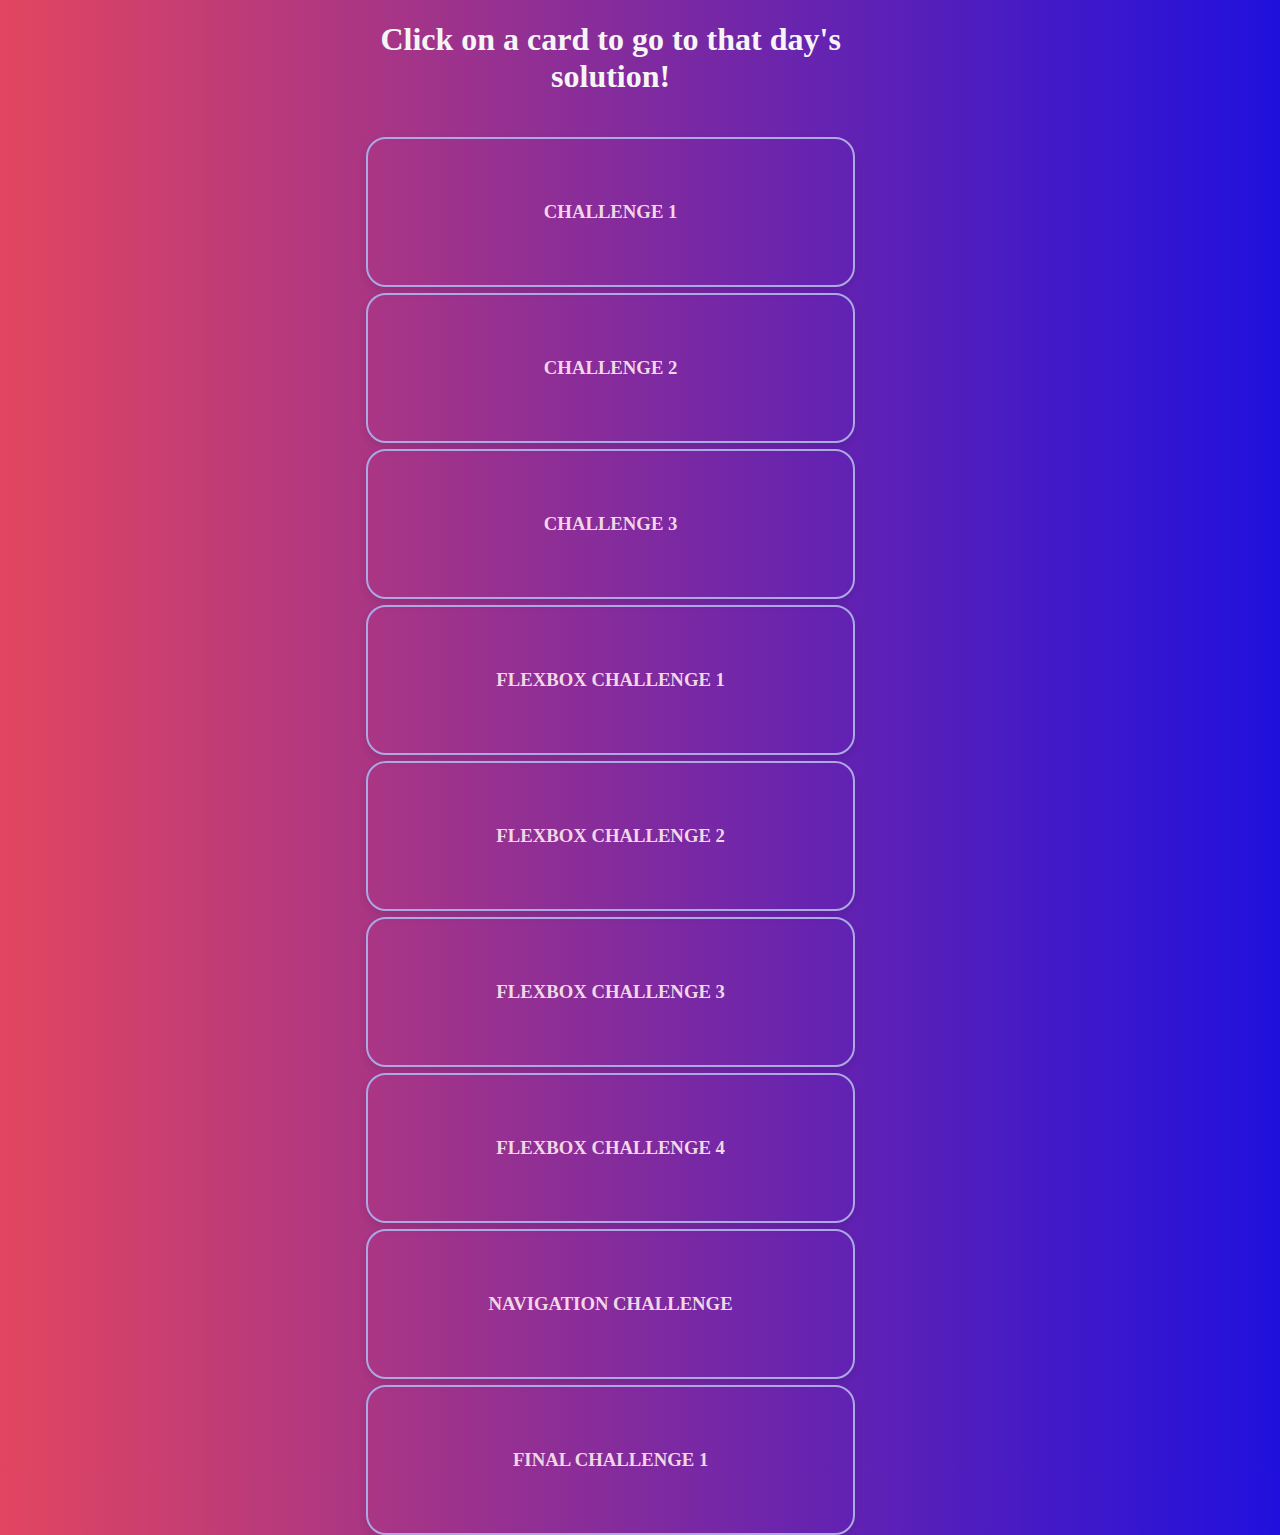
<file: index.html>
<!DOCTYPE html>
<html lang="en">
  <head>
    <meta charset="UTF-8" />
    <meta name="viewport" content="width=device-width, initial-scale=1.0" />
    <title>Conquering Responsive Layouts</title>
    <link rel="stylesheet" href="style.css" />
    <link rel="shortcut icon" href="favicon.png" type="image/x-icon" />
  </head>
  <body>
    <section>
      <div class="container">
        <h1 class="header">Click on a card to go to that day's solution!</h1>
        <div class="content">
          <div>
            <a href="./challenge 1/index.html" class="card"
              ><h3>CHALLENGE 1</h3>
            </a>
          </div>
          <div>
            <a href="./challenge 2/index.html" class="card"
              ><h3>CHALLENGE 2</h3>
            </a>
          </div>
          <div>
            <a href="./challenge 3/index.html" class="card"
              ><h3>CHALLENGE 3</h3>
            </a>
          </div>
          <div>
            <a href="flexbox challenge 1/index.html" class="card"
              ><h3>FLEXBOX CHALLENGE 1</h3>
            </a>
          </div>
          <div>
            <a href="flexbox challenge 2/index.html" class="card"
              ><h3>FLEXBOX CHALLENGE 2</h3>
            </a>
          </div>
          <div>
            <a href="flexbox challenge 3/index.html" class="card"
              ><h3>FLEXBOX CHALLENGE 3</h3>
            </a>
          </div>
          <div>
            <a href="flexbox challenge 4/index.html" class="card"
              ><h3>FLEXBOX CHALLENGE 4</h3>
            </a>
          </div>
          <div>
            <a href="navigation challenge/index.html" class="card"
              ><h3>NAVIGATION CHALLENGE</h3>
            </a>
          </div>
          <div>
            <a href="#" class="card"><h3>FINAL CHALLENGE 1</h3> </a>
          </div>
        </div>
      </div>
    </section>
  </body>
</html>
</file>
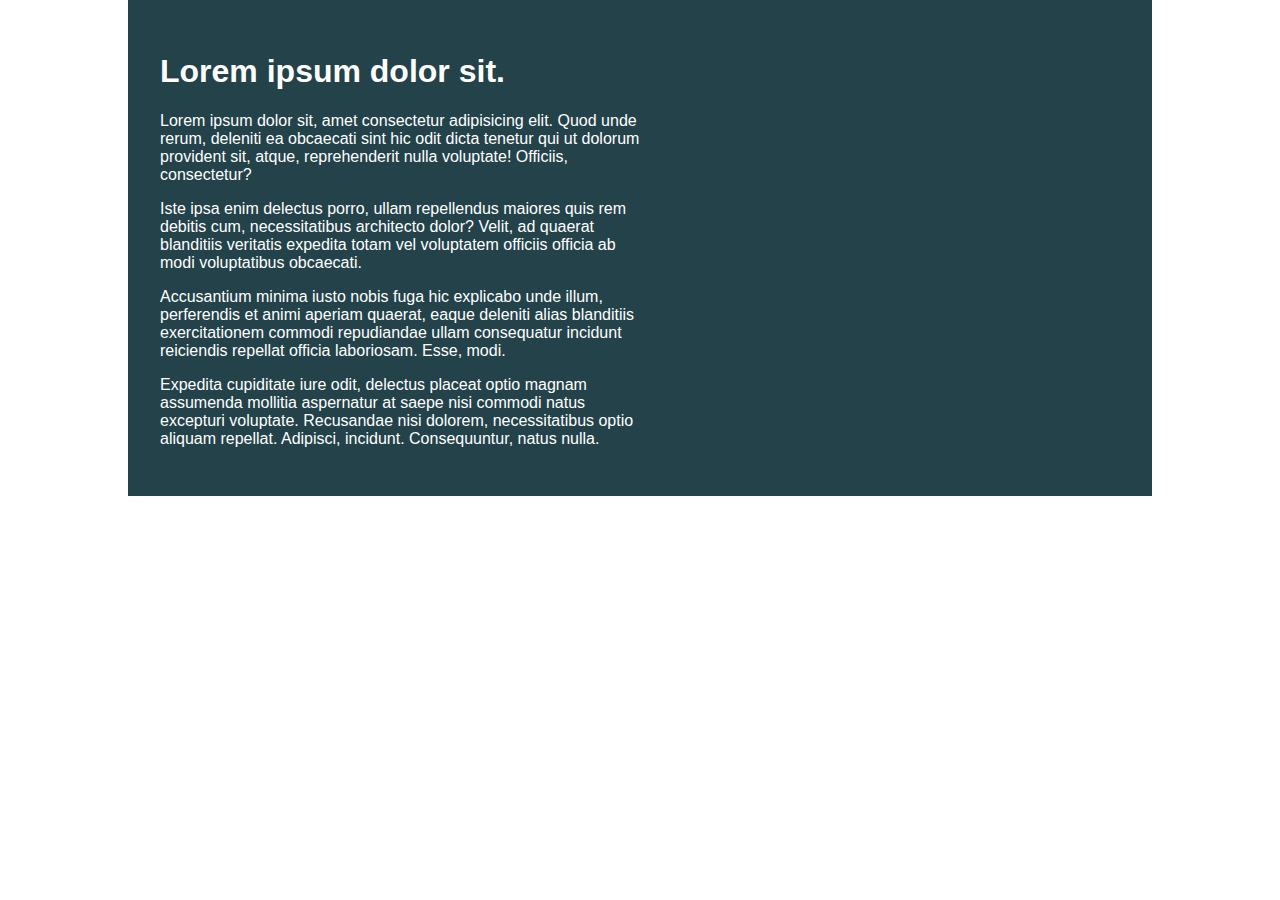
<file: challenge 1/index.html>
<!DOCTYPE html>
<html lang="en">
  <head>
    <meta charset="UTF-8" />
    <meta name="viewport" content="width=device-width, initial-scale=1.0" />
    <link rel="stylesheet" href="style.css" />
    <title>Challenge 1</title>
  </head>
  <body>
    <div class="container">
      <div class="intro-content">
        <h1>Lorem ipsum dolor sit.</h1>
        <p>
          Lorem ipsum dolor sit, amet consectetur adipisicing elit. Quod unde
          rerum, deleniti ea obcaecati sint hic odit dicta tenetur qui ut
          dolorum provident sit, atque, reprehenderit nulla voluptate! Officiis,
          consectetur?
        </p>
        <p>
          Iste ipsa enim delectus porro, ullam repellendus maiores quis rem
          debitis cum, necessitatibus architecto dolor? Velit, ad quaerat
          blanditiis veritatis expedita totam vel voluptatem officiis officia ab
          modi voluptatibus obcaecati.
        </p>
        <p>
          Accusantium minima iusto nobis fuga hic explicabo unde illum,
          perferendis et animi aperiam quaerat, eaque deleniti alias blanditiis
          exercitationem commodi repudiandae ullam consequatur incidunt
          reiciendis repellat officia laboriosam. Esse, modi.
        </p>
        <p>
          Expedita cupiditate iure odit, delectus placeat optio magnam assumenda
          mollitia aspernatur at saepe nisi commodi natus excepturi voluptate.
          Recusandae nisi dolorem, necessitatibus optio aliquam repellat.
          Adipisci, incidunt. Consequuntur, natus nulla.
        </p>
      </div>
    </div>
  </body>
</html>
</file>
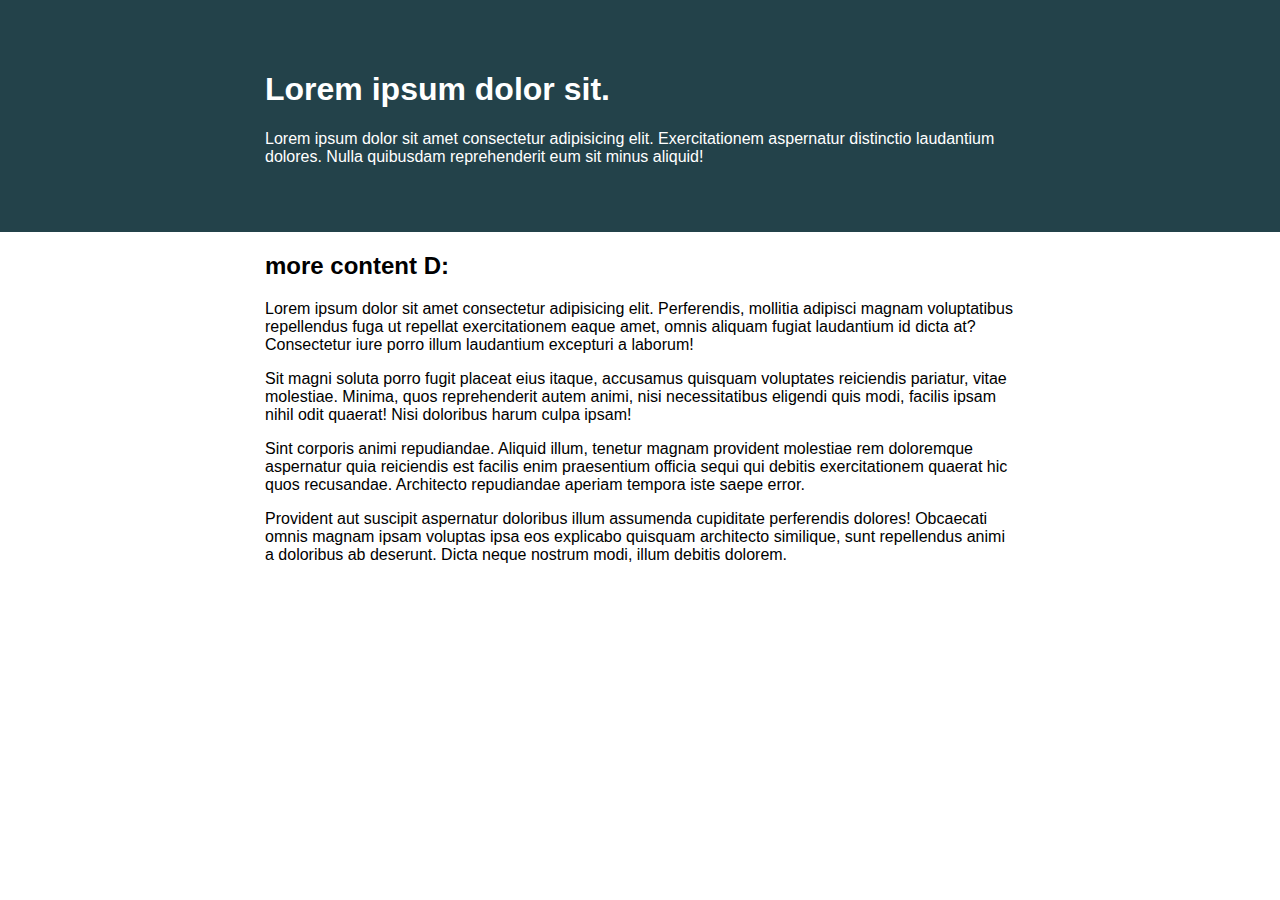
<file: challenge 2/index.html>
<!DOCTYPE html>
<html lang="en">
  <head>
    <meta charset="UTF-8" />
    <meta name="viewport" content="width=device-width, initial-scale=1.0" />
    <title>Day 02</title>

    <link rel="stylesheet" href="style.css" />
  </head>
  <body>
    <div class="content">
      <div class="intro-content">
        <h1>Lorem ipsum dolor sit.</h1>
        <p>
          Lorem ipsum dolor sit amet consectetur adipisicing elit.
          Exercitationem aspernatur distinctio laudantium dolores. Nulla
          quibusdam reprehenderit eum sit minus aliquid!
        </p>
      </div>
    </div>

    <div class="bottom-container">
      <div class="bottom-content">
        <h2>more content D:</h2>
        <p>
          Lorem ipsum dolor sit amet consectetur adipisicing elit. Perferendis,
          mollitia adipisci magnam voluptatibus repellendus fuga ut repellat
          exercitationem eaque amet, omnis aliquam fugiat laudantium id dicta
          at? Consectetur iure porro illum laudantium excepturi a laborum!
        </p>
        <p>
          Sit magni soluta porro fugit placeat eius itaque, accusamus quisquam
          voluptates reiciendis pariatur, vitae molestiae. Minima, quos
          reprehenderit autem animi, nisi necessitatibus eligendi quis modi,
          facilis ipsam nihil odit quaerat! Nisi doloribus harum culpa ipsam!
        </p>
        <p>
          Sint corporis animi repudiandae. Aliquid illum, tenetur magnam
          provident molestiae rem doloremque aspernatur quia reiciendis est
          facilis enim praesentium officia sequi qui debitis exercitationem
          quaerat hic quos recusandae. Architecto repudiandae aperiam tempora
          iste saepe error.
        </p>
        <p>
          Provident aut suscipit aspernatur doloribus illum assumenda cupiditate
          perferendis dolores! Obcaecati omnis magnam ipsam voluptas ipsa eos
          explicabo quisquam architecto similique, sunt repellendus animi a
          doloribus ab deserunt. Dicta neque nostrum modi, illum debitis
          dolorem.
        </p>
      </div>
    </div>
  </body>
</html>
</file>
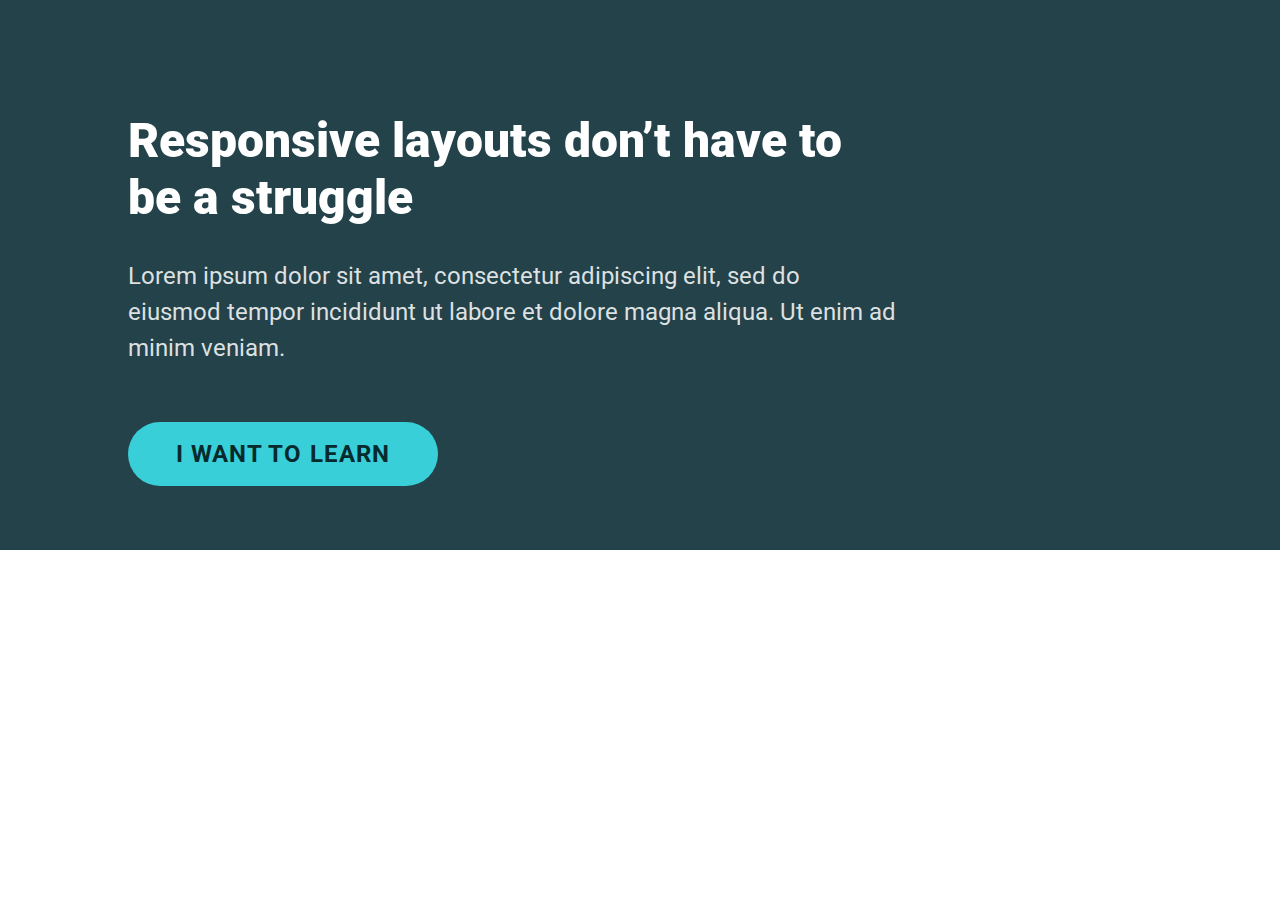
<file: challenge 3/index.html>
<!DOCTYPE html>
<html lang="en">
  <head>
    <meta charset="UTF-8" />
    <meta name="viewport" content="width=device-width, initial-scale=1.0" />
    <link rel="stylesheet" href="style.css" />
    <title>Challenge 3</title>
  </head>
  <body>
    <div class="container">
      <div class="container__main">
        <div class="container__text">
          <h1>Responsive layouts don’t have to be a struggle</h1>
          <p>
            Lorem ipsum dolor sit amet, consectetur adipiscing elit, sed do
            eiusmod tempor incididunt ut labore et dolore magna aliqua. Ut enim
            ad minim veniam.
          </p>
          <a href="#">I want to learn</a>
        </div>
      </div>
    </div>
  </body>
</html>
</file>
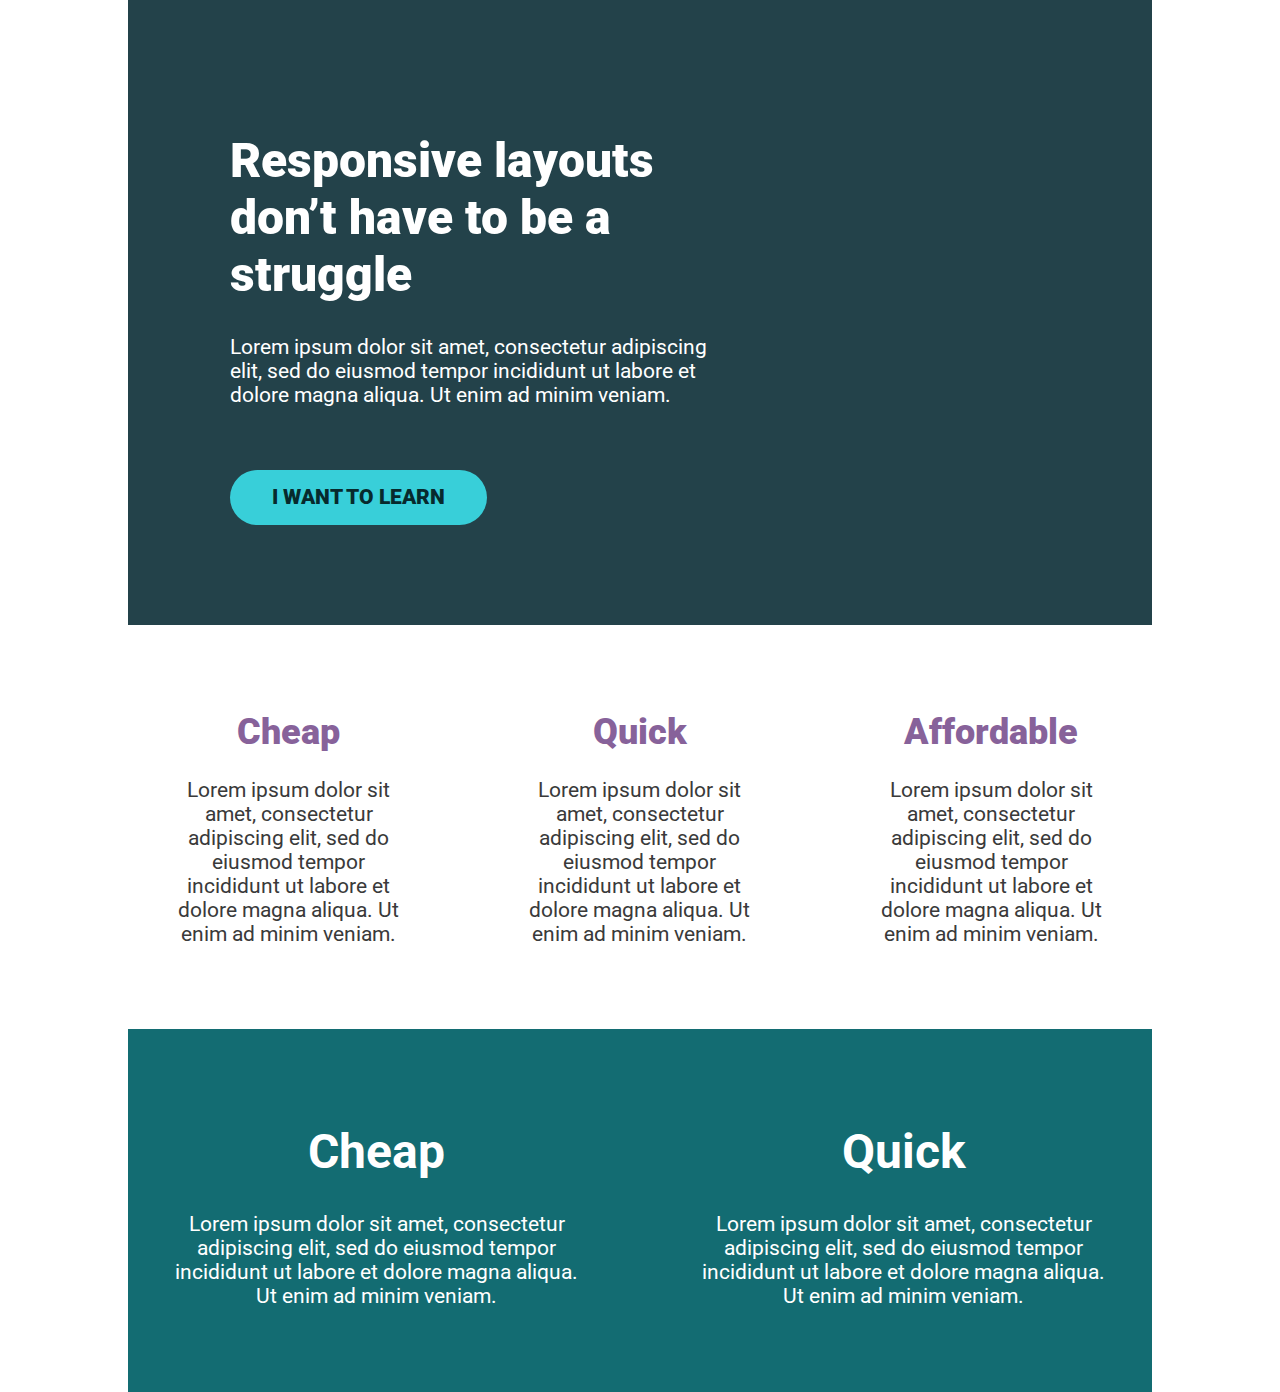
<file: flexbox challenge 1/index.html>
<!DOCTYPE html>
<html lang="en">
  <head>
    <meta charset="UTF-8" />
    <meta name="viewport" content="width=device-width, initial-scale=1.0" />
    <link rel="stylesheet" href="style.css" />
    <title>Flexbox Challenge 1</title>
  </head>
  <body>
    <div class="container">
      <div class="hero">
        <div class="hero__main">
          <div class="hero__text">
            <h1 class="hero__h1">
              Responsive layouts don’t have to be a struggle
            </h1>
            <p class="hero__p">
              Lorem ipsum dolor sit amet, consectetur adipiscing elit, sed do
              eiusmod tempor incididunt ut labore et dolore magna aliqua. Ut
              enim ad minim veniam.
            </p>
            <a href="#" class="button">I want to learn</a>
          </div>
        </div>
      </div>
      <div class="mid">
        <div class="mid__main">
          <div class="mid__text">
            <div class="row">
              <div class="col">
                <h1 class="mid__h1">Cheap</h1>
                <p class="mid__p">
                  Lorem ipsum dolor sit amet, consectetur adipiscing elit, sed
                  do eiusmod tempor incididunt ut labore et dolore magna aliqua.
                  Ut enim ad minim veniam.
                </p>
              </div>
              <div class="col">
                <h1 class="mid__h1">Quick</h1>
                <p class="mid__p">
                  Lorem ipsum dolor sit amet, consectetur adipiscing elit, sed
                  do eiusmod tempor incididunt ut labore et dolore magna aliqua.
                  Ut enim ad minim veniam.
                </p>
              </div>
              <div class="col">
                <h1 class="mid__h1">Affordable</h1>
                <p class="mid__p">
                  Lorem ipsum dolor sit amet, consectetur adipiscing elit, sed
                  do eiusmod tempor incididunt ut labore et dolore magna aliqua.
                  Ut enim ad minim veniam.
                </p>
              </div>
            </div>
          </div>
        </div>
      </div>
      <div class="bottom">
        <div class="bottom__main">
          <div class="bottom__text">
            <div class="row">
              <div class="col">
                <h1 class="bottom__h1">Cheap</h1>
                <p class="bottom__p">
                  Lorem ipsum dolor sit amet, consectetur adipiscing elit, sed
                  do eiusmod tempor incididunt ut labore et dolore magna aliqua.
                  Ut enim ad minim veniam.
                </p>
              </div>
              <div class="col">
                <h1 class="bottom__h1">Quick</h1>
                <p class="bottom__p">
                  Lorem ipsum dolor sit amet, consectetur adipiscing elit, sed
                  do eiusmod tempor incididunt ut labore et dolore magna aliqua.
                  Ut enim ad minim veniam.
                </p>
              </div>
            </div>
          </div>
        </div>
      </div>
    </div>
  </body>
</html>
</file>
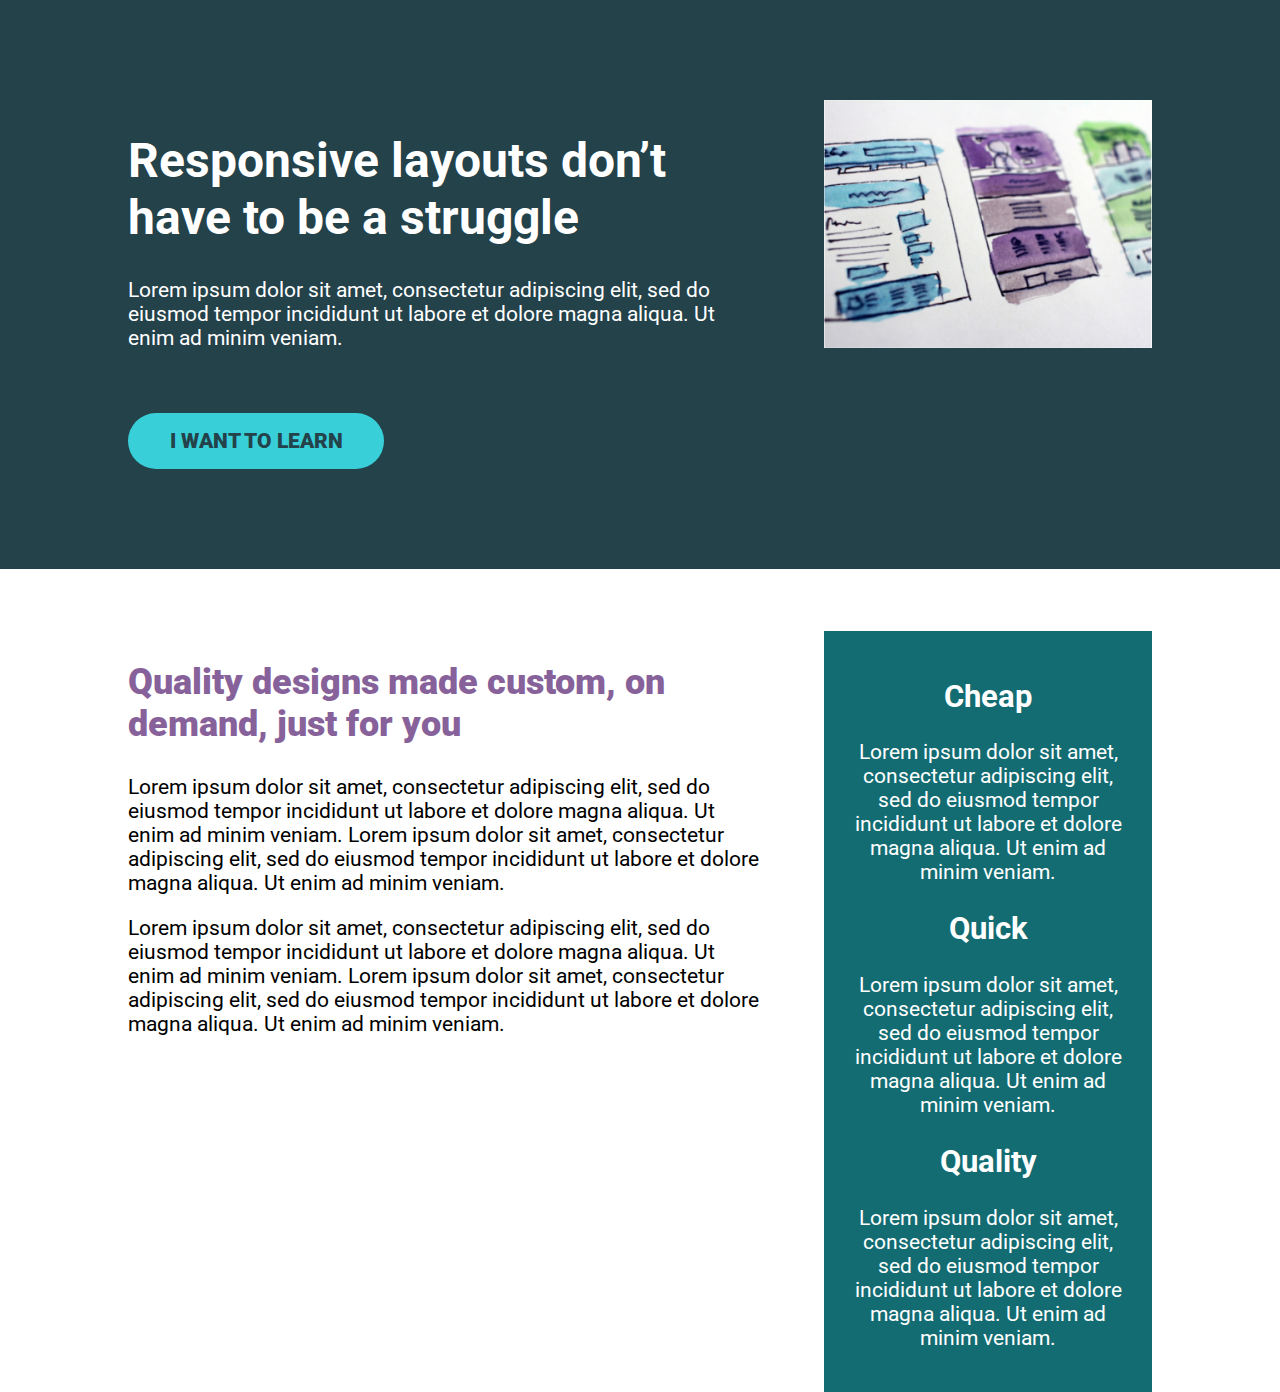
<file: flexbox challenge 2/index.html>
<!DOCTYPE html>
<html lang="en">
  <head>
    <meta charset="UTF-8" />
    <meta name="viewport" content="width=device-width, initial-scale=1.0" />
    <link rel="stylesheet" href="style.css" />
    <title>Flexbox Challenge 2</title>
  </head>
  <body>
    <header class="hero">
      <div class="container row">
        <div class="hero__text">
          <h1>Responsive layouts don’t have to be a struggle</h1>
          <p>
            Lorem ipsum dolor sit amet, consectetur adipiscing elit, sed do
            eiusmod tempor incididunt ut labore et dolore magna aliqua. Ut enim
            ad minim veniam.
          </p>
          <a href="#" class="button">I want to learn</a>
        </div>
        <img class="hero__img" src="img/hero-img.jpg" alt="website sketches" />
      </div>
    </header>

    <main class="main container row">
      <section class="primary-content">
        <h2 class="section-title">
          Quality designs made custom, on demand, just for you
        </h2>
        <p>
          Lorem ipsum dolor sit amet, consectetur adipiscing elit, sed do
          eiusmod tempor incididunt ut labore et dolore magna aliqua. Ut enim ad
          minim veniam. Lorem ipsum dolor sit amet, consectetur adipiscing elit,
          sed do eiusmod tempor incididunt ut labore et dolore magna aliqua. Ut
          enim ad minim veniam.
        </p>
        <p>
          Lorem ipsum dolor sit amet, consectetur adipiscing elit, sed do
          eiusmod tempor incididunt ut labore et dolore magna aliqua. Ut enim ad
          minim veniam. Lorem ipsum dolor sit amet, consectetur adipiscing elit,
          sed do eiusmod tempor incididunt ut labore et dolore magna aliqua. Ut
          enim ad minim veniam.
        </p>
      </section>
      <aside class="sidebar">
        <h2 class="sidebar-title">Cheap</h2>
        <p>
          Lorem ipsum dolor sit amet, consectetur adipiscing elit, sed do
          eiusmod tempor incididunt ut labore et dolore magna aliqua. Ut enim ad
          minim veniam.
        </p>
        <h2 class="sidebar-title">Quick</h2>
        <p>
          Lorem ipsum dolor sit amet, consectetur adipiscing elit, sed do
          eiusmod tempor incididunt ut labore et dolore magna aliqua. Ut enim ad
          minim veniam.
        </p>
        <h2 class="sidebar-title">Quality</h2>
        <p>
          Lorem ipsum dolor sit amet, consectetur adipiscing elit, sed do
          eiusmod tempor incididunt ut labore et dolore magna aliqua. Ut enim ad
          minim veniam.
        </p>
      </aside>
    </main>
  </body>
</html>
</file>
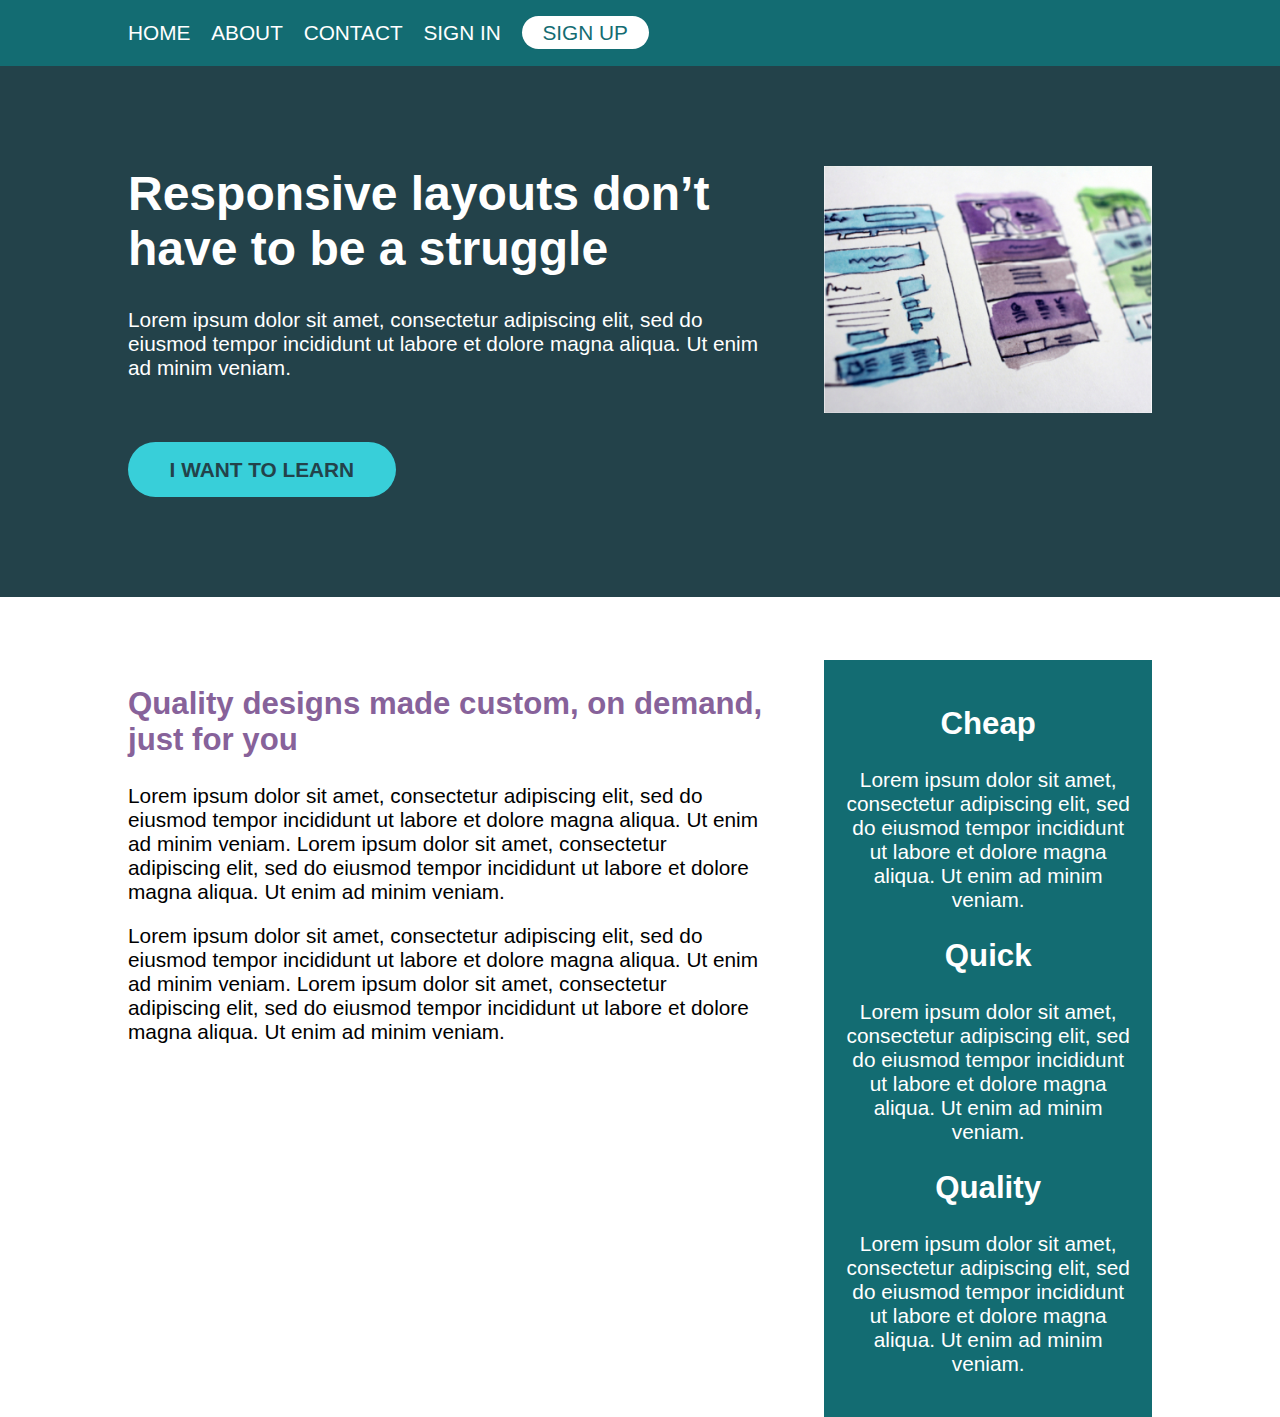
<file: flexbox challenge 3/index.html>
<!DOCTYPE html>
<html lang="en">
  <head>
    <meta charset="UTF-8" />
    <meta name="viewport" content="width=device-width, initial-scale=1.0" />
    <link rel="stylesheet" href="style.css" />
    <title>Flexbox Challenge 3</title>
  </head>
  <body>
    <header>
      <div class="container">
        <nav class="nav">
          <ul class="nav__list">
            <li class="nav__item"><a href="#" class="nav__link">Home</a></li>
            <li class="nav__item"><a href="#" class="nav__link">About</a></li>
            <li class="nav__item"><a href="#" class="nav__link">Contact</a></li>
            <li class="nav__item"><a href="#" class="nav__link">Sign In</a></li>
            <li class="nav__item">
              <a href="#" class="nav__link nav__link--button">Sign up</a>
            </li>
          </ul>
        </nav>
      </div>
    </header>

    <section class="hero">
      <div class="container row">
        <div class="hero__text">
          <h1>Responsive layouts don’t have to be a struggle</h1>
          <p>
            Lorem ipsum dolor sit amet, consectetur adipiscing elit, sed do
            eiusmod tempor incididunt ut labore et dolore magna aliqua. Ut enim
            ad minim veniam.
          </p>
          <a href="#" class="btn">I want to learn</a>
        </div>
        <img
          src="img/hero-img.jpg"
          alt="UX design sketches"
          class="hero__img"
        />
      </div>
    </section>

    <main class="main container row">
      <section class="primary-content">
        <h2 class="section-title">
          Quality designs made custom, on demand, just for you
        </h2>
        <p>
          Lorem ipsum dolor sit amet, consectetur adipiscing elit, sed do
          eiusmod tempor incididunt ut labore et dolore magna aliqua. Ut enim ad
          minim veniam. Lorem ipsum dolor sit amet, consectetur adipiscing elit,
          sed do eiusmod tempor incididunt ut labore et dolore magna aliqua. Ut
          enim ad minim veniam.
        </p>
        <p>
          Lorem ipsum dolor sit amet, consectetur adipiscing elit, sed do
          eiusmod tempor incididunt ut labore et dolore magna aliqua. Ut enim ad
          minim veniam. Lorem ipsum dolor sit amet, consectetur adipiscing elit,
          sed do eiusmod tempor incididunt ut labore et dolore magna aliqua. Ut
          enim ad minim veniam.
        </p>
      </section>
      <aside class="sidebar">
        <h2 class="sidebar-title">Cheap</h2>
        <p>
          Lorem ipsum dolor sit amet, consectetur adipiscing elit, sed do
          eiusmod tempor incididunt ut labore et dolore magna aliqua. Ut enim ad
          minim veniam.
        </p>

        <h2 class="sidebar-title">Quick</h2>
        <p>
          Lorem ipsum dolor sit amet, consectetur adipiscing elit, sed do
          eiusmod tempor incididunt ut labore et dolore magna aliqua. Ut enim ad
          minim veniam.
        </p>

        <h2 class="sidebar-title">Quality</h2>
        <p>
          Lorem ipsum dolor sit amet, consectetur adipiscing elit, sed do
          eiusmod tempor incididunt ut labore et dolore magna aliqua. Ut enim ad
          minim veniam.
        </p>
      </aside>
    </main>
  </body>
</html>
</file>
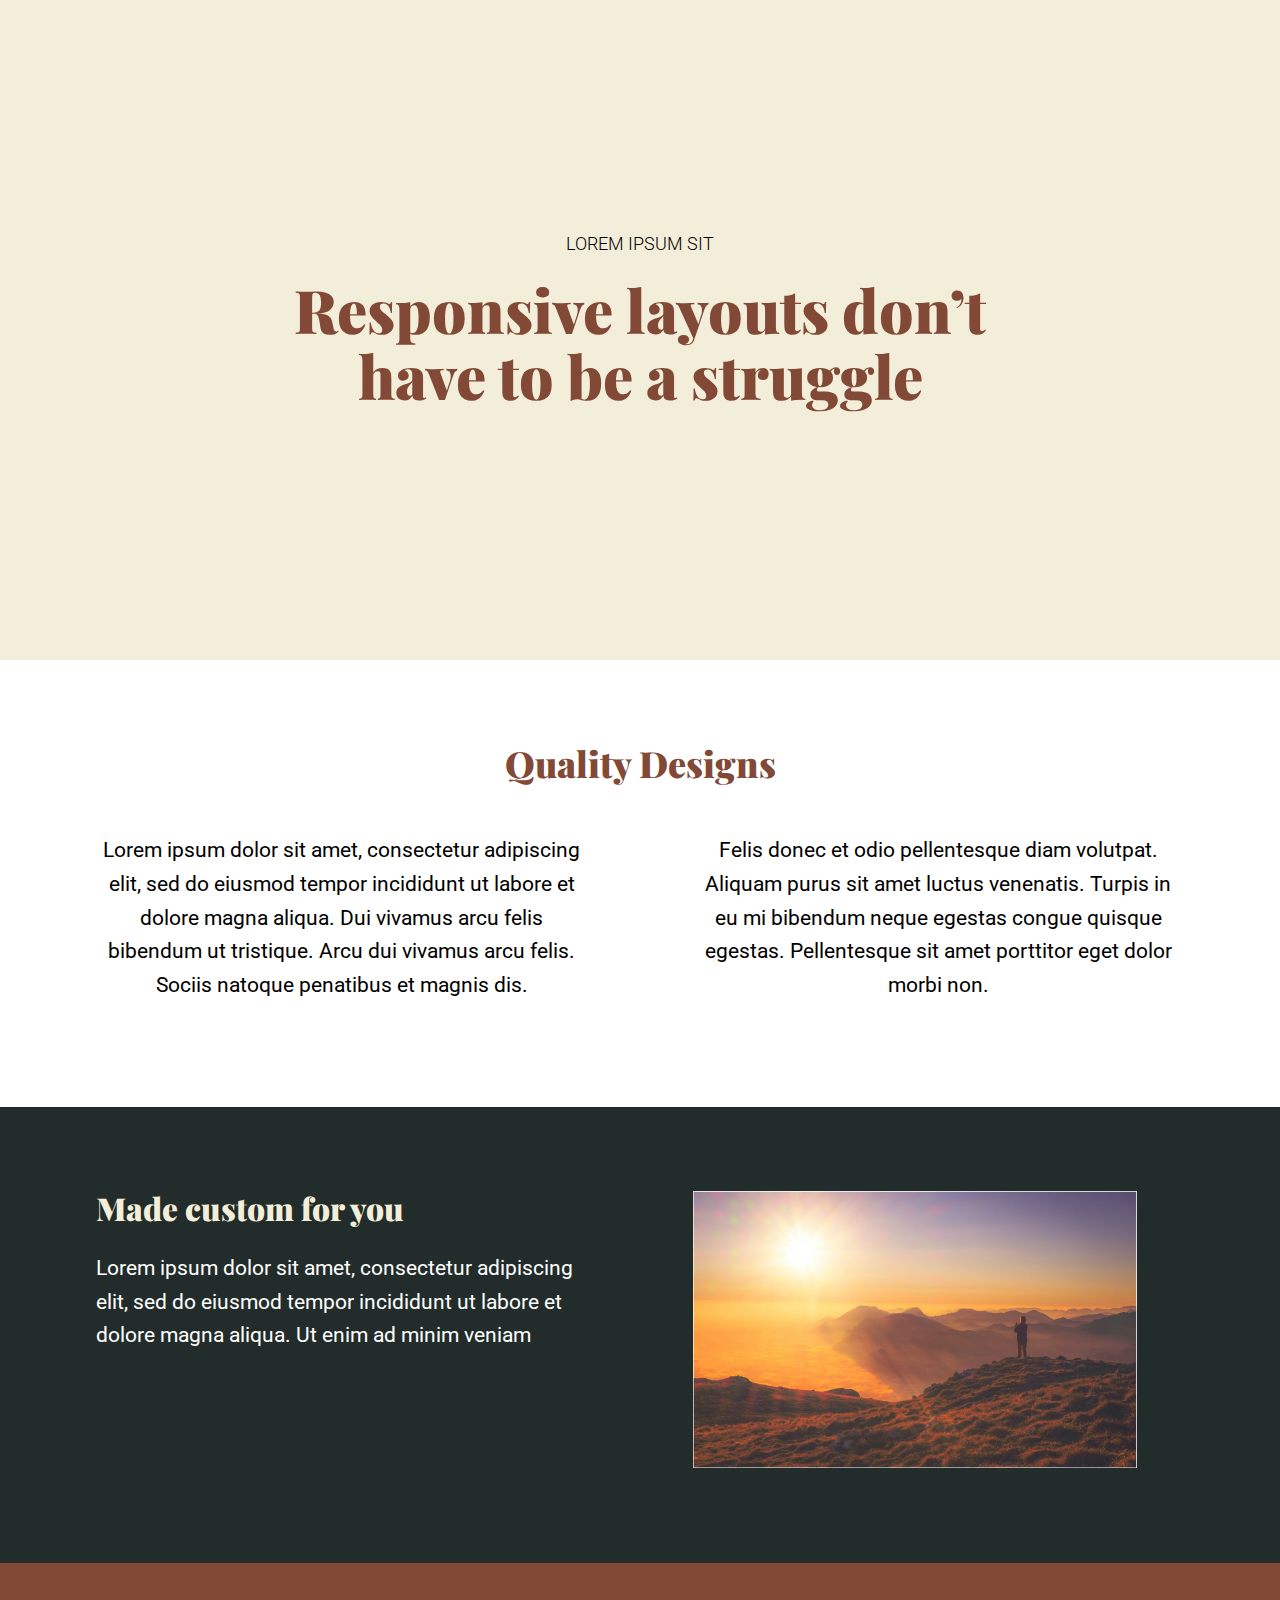
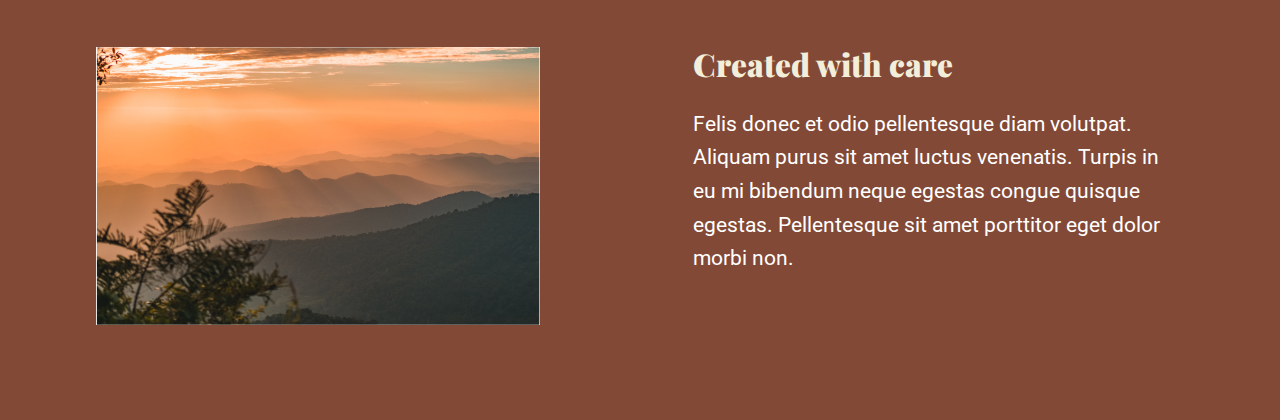
<file: flexbox challenge 4/index.html>
<!DOCTYPE html>
<html lang="en">
  <head>
    <meta charset="UTF-8" />
    <meta name="viewport" content="width=device-width, initial-scale=1.0" />
    <link rel="stylesheet" href="style.css" />
    <title>Flexbox Challenge 4</title>
  </head>
  <body>
    <section class="hero">
      <div class="container">
        <div class="hero__text">
          <p>LOREM IPSUM SIT</p>
          <h1>
            Responsive layouts don’t <br />
            have to be a struggle
          </h1>
        </div>
      </div>
    </section>
    <section class="first-section">
      <div class="container">
        <h2>Quality Designs</h2>
        <div class="row">
          <div class="col">
            <p>
              Lorem ipsum dolor sit amet, consectetur adipiscing elit, sed do
              eiusmod tempor incididunt ut labore et dolore magna aliqua. Dui
              vivamus arcu felis bibendum ut tristique. Arcu dui vivamus arcu
              felis. Sociis natoque penatibus et magnis dis.
            </p>
          </div>
          <div class="col">
            <p>
              Felis donec et odio pellentesque diam volutpat. Aliquam purus sit
              amet luctus venenatis. Turpis in eu mi bibendum neque egestas
              congue quisque egestas. Pellentesque sit amet porttitor eget dolor
              morbi non.
            </p>
          </div>
        </div>
      </div>
    </section>
    <section class="second-section">
      <div class="container row">
        <div class="col">
          <h2>Made custom for you</h2>
          <p>
            Lorem ipsum dolor sit amet, consectetur adipiscing elit, sed do
            eiusmod tempor incididunt ut labore et dolore magna aliqua. Ut enim
            ad minim veniam
          </p>
        </div>
        <div class="col">
          <img
            class="second-section__img"
            src="img/image-01.jpg"
            alt="a man standing looking at a sunset"
          />
        </div>
      </div>
    </section>
    <section class="third-section">
      <div class="container row">
        <div class="col">
          <img
            class="third-section__img"
            src="img/image-02.jpg"
            alt="an orange sky with green mountains"
          />
        </div>
        <div class="col">
          <h2>Created with care</h2>
          <p>
            Felis donec et odio pellentesque diam volutpat. Aliquam purus sit
            amet luctus venenatis. Turpis in eu mi bibendum neque egestas congue
            quisque egestas. Pellentesque sit amet porttitor eget dolor morbi
            non.
          </p>
        </div>
      </div>
    </section>
  </body>
</html>
</file>
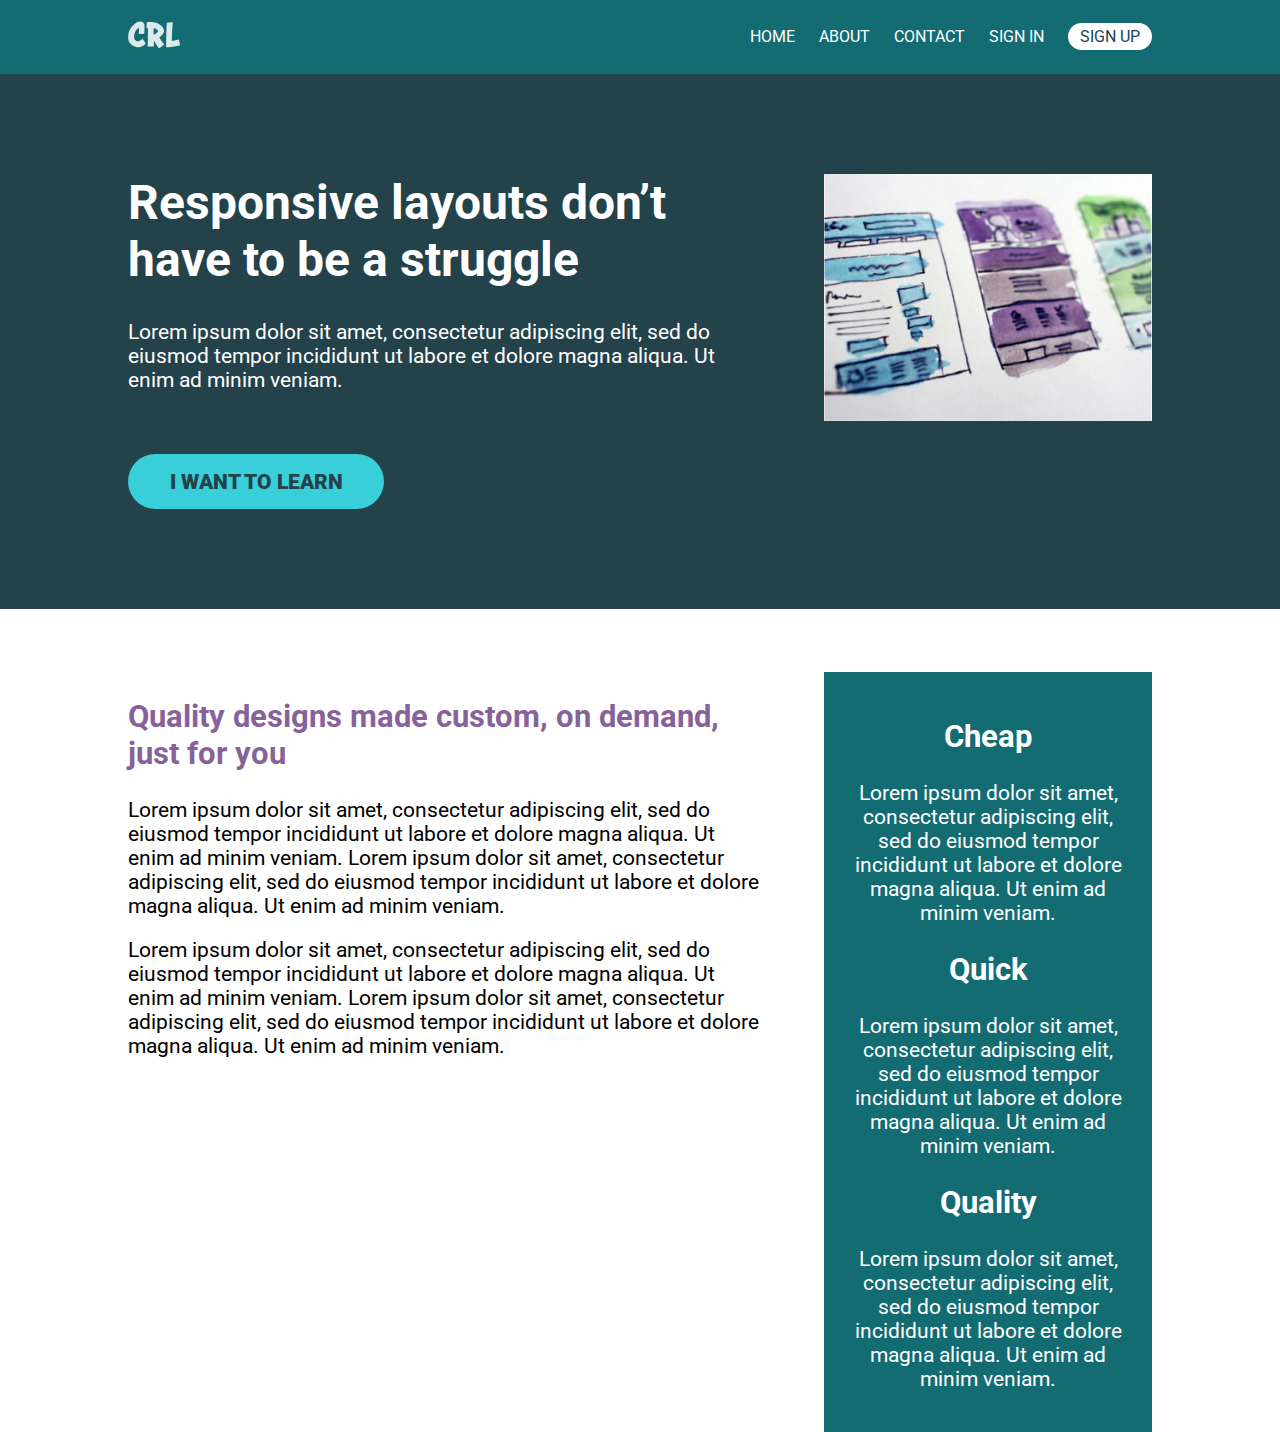
<file: navigation challenge/index.html>
<!DOCTYPE html>
<html lang="en">
<head>
    <meta charset="UTF-8">
    <meta name="viewport" content="width=device-width, initial-scale=1.0">
    <title>Conquering Responsive Layouts</title>
    <link href="https://fonts.googleapis.com/css2?family=Roboto:wght@400;900&display=swap" rel="stylesheet"> 
    <link rel="stylesheet" href="style.css">
</head>
<body>
    <header> 
        <div class="container row">
            <button class="nav-toggle" aria-label="open navigation">
                <span class="hamburger"></span>
            </button>
            <a class="logo" href="#">
                <img src="img/logo.svg" alt="conquering responsive layouts">
            </a>
            <nav class="nav">
                <ul class="nav__list nav__list--primary">
                    <li class="nav__item"><a href="#" class="nav__link">Home</a></li>
                    <li class="nav__item"><a href="#" class="nav__link">About</a></li>
                    <li class="nav__item"><a href="#" class="nav__link">Contact</a></li>
                </ul>
                <ul class="nav__list nav__list--secondary">
                    <li class="nav__item"><a href="#" class="nav__link">Sign In</a></li>
                    <li class="nav__item"><a href="#" class="nav__link nav__link--button">Sign up</a></li>
                </ul>
            </nav>
        </div>
    </header>
    
    <section class="hero">
        <div class="container row">
            <div class="hero__text">
                <h1>Responsive layouts don’t have to be a struggle</h1>
                <p>Lorem ipsum dolor sit amet, consectetur adipiscing elit, sed do eiusmod tempor incididunt ut labore et dolore magna aliqua. Ut enim ad minim veniam.</p>
                <a href="#" class="btn">I want to learn</a>
            </div>
            <img src="img/hero-img.jpg" alt="UX design sketches" class="hero__img">
        </div>
    </section> 

    <main class="main container row">
            <section class="primary-content">
                <h2 class="section-title">Quality designs made custom, on demand, just for you</h2>
                <p>Lorem ipsum dolor sit amet, consectetur adipiscing elit, sed do eiusmod tempor incididunt ut labore et dolore magna aliqua. Ut enim ad minim veniam. Lorem ipsum dolor sit amet, consectetur adipiscing elit, sed do eiusmod tempor incididunt ut labore et dolore magna aliqua. Ut enim ad minim veniam.</p>
                <p>Lorem ipsum dolor sit amet, consectetur adipiscing elit, sed do eiusmod tempor incididunt ut labore et dolore magna aliqua. Ut enim ad minim veniam. Lorem ipsum dolor sit amet, consectetur adipiscing elit, sed do eiusmod tempor incididunt ut labore et dolore magna aliqua. Ut enim ad minim veniam.</p>
            </section>
            <aside class="sidebar">
                <h2 class="sidebar-title">Cheap</h2>
                <p>Lorem ipsum dolor sit amet, consectetur adipiscing elit, sed do eiusmod tempor incididunt ut labore et dolore magna aliqua. Ut enim ad minim veniam.</p>

                <h2 class="sidebar-title">Quick</h2>
                <p>Lorem ipsum dolor sit amet, consectetur adipiscing elit, sed do eiusmod tempor incididunt ut labore et dolore magna aliqua. Ut enim ad minim veniam.</p>

                <h2 class="sidebar-title">Quality</h2>
                <p>Lorem ipsum dolor sit amet, consectetur adipiscing elit, sed do eiusmod tempor incididunt ut labore et dolore magna aliqua. Ut enim ad minim veniam.</p>
            </aside>
    </main>

    <script src="main.js"></script>

</body>
</html>
</file>
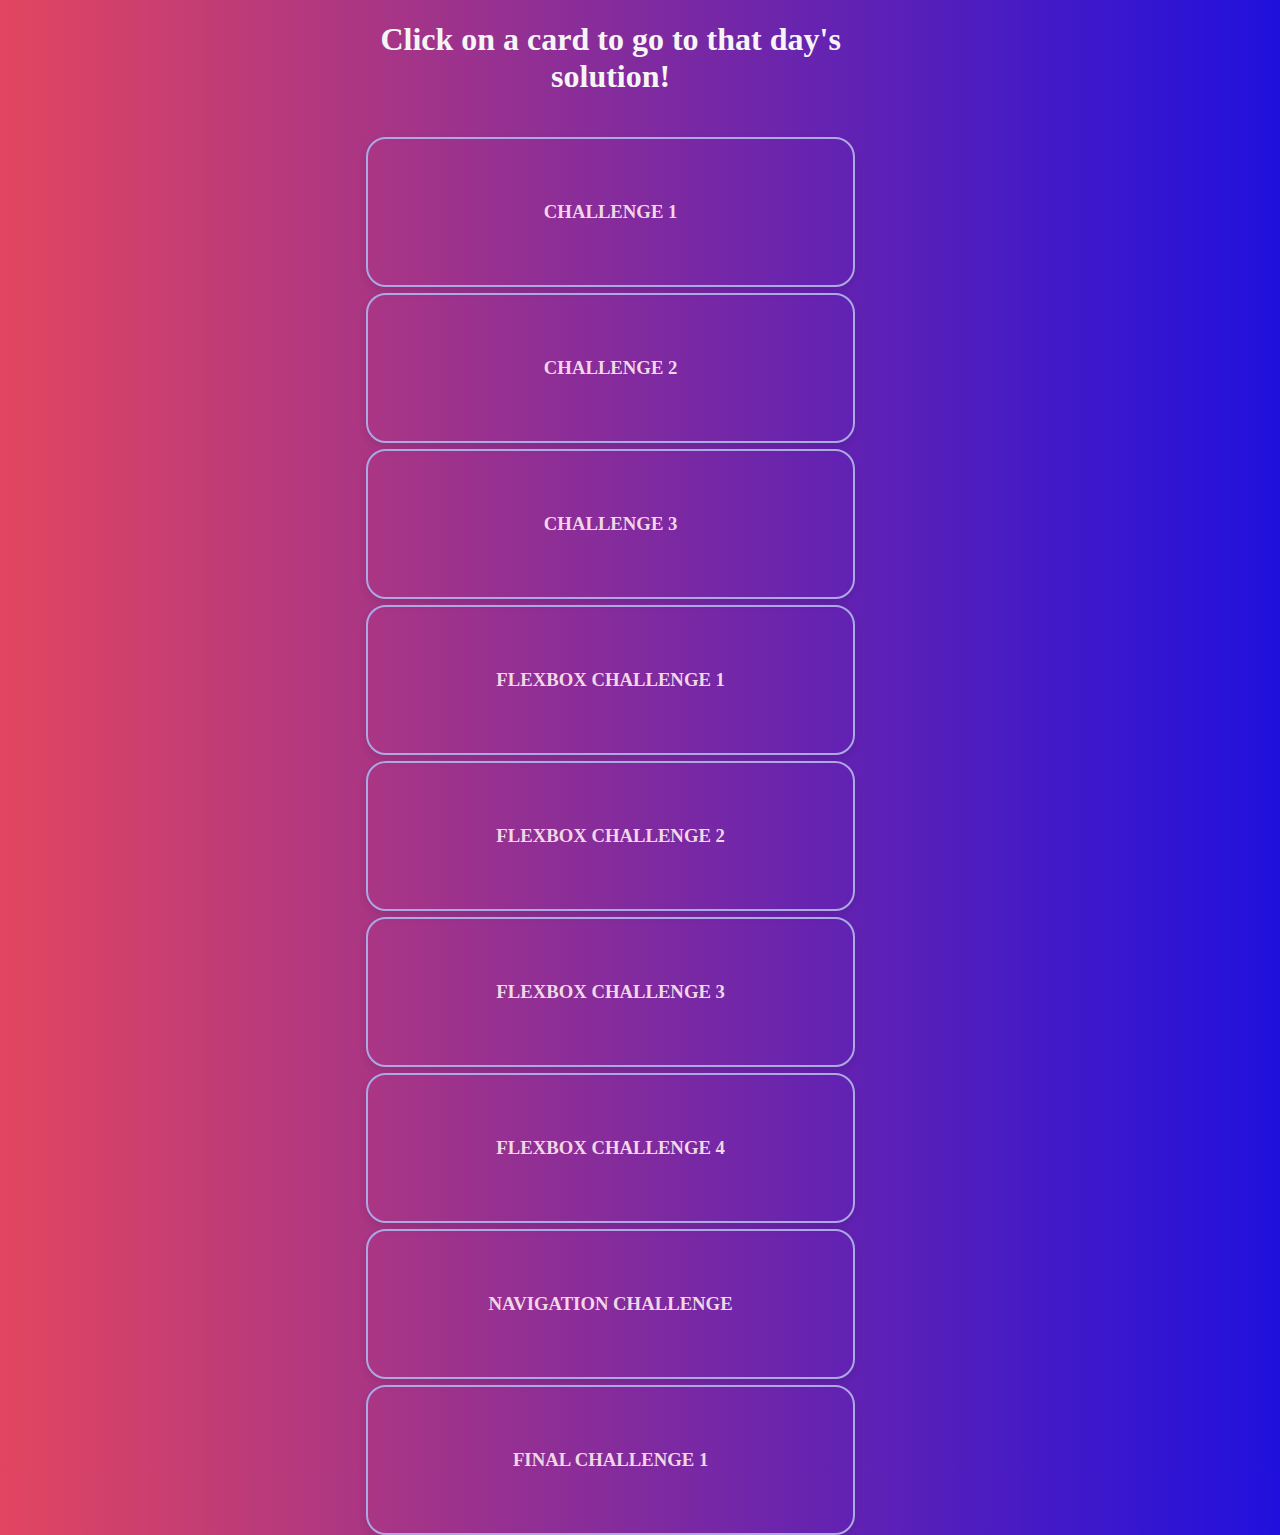
<file: main.html>
<!DOCTYPE html>
<html lang="en">
  <head>
    <meta charset="UTF-8" />
    <meta name="viewport" content="width=device-width, initial-scale=1.0" />
    <title>Conquering Responsive Layouts</title>
    <link rel="stylesheet" href="style.css" />
    <link rel="shortcut icon" href="favicon.png" type="image/x-icon" />
  </head>
  <body>
    <section>
      <div class="container">
        <h1 class="header">Click on a card to go to that day's solution!</h1>
        <div class="content">
          <div>
            <a href="./challenge 1/index.html" class="card"
              ><h3>CHALLENGE 1</h3>
            </a>
          </div>
          <div>
            <a href="#" class="card"><h3>CHALLENGE 2</h3> </a>
          </div>
          <div>
            <a href="#" class="card"><h3>CHALLENGE 3</h3> </a>
          </div>
          <div>
            <a href="#" class="card"><h3>FLEXBOX CHALLENGE 1</h3> </a>
          </div>
          <div>
            <a href="#" class="card"><h3>FLEXBOX CHALLENGE 2</h3> </a>
          </div>
          <div>
            <a href="#" class="card"><h3>FLEXBOX CHALLENGE 3</h3> </a>
          </div>
          <div>
            <a href="#" class="card"><h3>FLEXBOX CHALLENGE 4</h3> </a>
          </div>
          <div>
            <a href="#" class="card"><h3>NAVIGATION CHALLENGE</h3> </a>
          </div>
          <div>
            <a href="#" class="card"><h3>FINAL CHALLENGE 1</h3> </a>
          </div>
        </div>
      </div>
    </section>
  </body>
</html>
</file>
<file: style.css>
body {
  padding: 0;
  margin: 0;
  background: linear-gradient(to right, rgb(226, 69, 96), rgb(32, 16, 221));
  margin: 0;
  display: flex;
  flex-direction: column;
  align-items: center;
  min-height: 100vh;
}

.header {
  color: whitesmoke;
  text-align: center;
  font-size: 2em;
}

.container {
  width: 90%;
  max-width: 1200px;
}

.content {
  display: grid;
  gap: 50px;
}

.card {
  display: flex;
  flex-direction: column;
  justify-content: center;
  align-items: center;
  padding: 20px;
  border-radius: 20px;
  border: 2px solid rgb(171, 168, 228);
  box-shadow: 0 4px 8px rgba(0, 0, 0, 0.1);
  transition: transform 0.3s, box-shadow 0.3s;
  height: 100%;
  margin: 20px;
}

.card:hover {
  transform: scale(1.05);
  box-shadow: 0 8px 16px rgba(0, 0, 0, 0.2);
}

a {
  text-decoration: none;
}

.card h3 {
  margin: 0;
  text-align: center;
  color: rgb(241, 215, 229);
}

h3:hover {
  color: rgb(164, 152, 119);
}
</file>
<file: challenge 1/style.css>
* {
  box-sizing: border-box;
}

body {
  margin: 0;
  font-family: sans-serif;
}

.container {
  background: #23424a;
  color: white;

  width: 80%;
  margin: 0 auto;

  padding: 2em;
}

.intro-content {
  width: 50%;
}
</file>
<file: challenge 2/style.css>
* {
  box-sizing: border-box;
}

body {
  margin: 0;
  font-family: sans-serif;
}

.intro-content,
.bottom-content {
  width: 80%;
  max-width: 750px;
  margin: 0 auto;
}

.content {
  width: 100%;
  background: #23424a;
  color: white;
  padding: 50px 0;
}
</file>
<file: challenge 3/style.css>
@import url('https://fonts.googleapis.com/css2?family=Roboto:wght@400;700;900&display=swap');

*,
*::before,
*::after {
  box-sizing: border-box;
}

body {
  margin: 0;
  font-family: 'Roboto', sans-serif;
  font-style: normal;
}

h1 {
  color: #fff;
  font-size: 3.00331rem;
  font-weight: 900;
  line-height: normal;
}

p {
  color: rgba(255, 255, 255, 0.85);
  font-size: 1.5rem;
  font-weight: 400;
  line-height: 150.188%;
  margin-bottom: 3em;
}

a {
  border-radius: 100px;
  background: #38cfd9;
  color: #072a2d;
  font-size: 1.5rem;
  font-weight: 700;
  line-height: 2rem;
  letter-spacing: 0.06563rem;
  text-transform: uppercase;
  text-decoration: none;
  padding: 0.75em 2em;
}

.container {
  background: #23424a;
  padding: 5em 0;
}

.container__main {
  width: 80%;
  margin: 0 auto;
  max-width: 1100px;
}

.container__text {
  width: 75%;
}

a:hover,
a:focus {
  opacity: 0.75;
}
</file>
<file: flexbox challenge 1/style.css>
@import url('https://fonts.googleapis.com/css2?family=Roboto:wght@400;700;900&display=swap');

*,
*::before,
*::after {
  box-sizing: border-box;
}

body {
  margin: 0;
  font-family: 'Roboto', sans-serif;
  font-size: 1.3rem;
}

h1 {
  font-size: 3rem;
}

.container {
  width: 80%;
  max-width: 1100px;
  margin: 0 auto;
}

.hero__h1 {
  font-size: 3.00331rem;
  font-weight: 900;
  line-height: normal;
}

.hero__p {
  margin-bottom: 3em;
}

.button {
  display: inline-block;
  border-radius: 100px;
  background: #38cfd9;
  color: #072a2d;
  font-weight: 900;
  text-transform: uppercase;
  text-decoration: none;
  padding: 0.75em 2em;
}

.hero {
  background: #23424a;
  padding: 100px 0;
  color: #fff;
}

.hero__main {
  width: 80%;
  margin: 0 auto;
  max-width: 1100px;
}

.hero__text {
  width: 60%;
}

.button:hover,
.button:focus {
  opacity: 0.75;
}

.row {
  display: flex;
}

.col {
  width: 100%;
}

.col + .col {
  margin-left: 30px;
}

.mid__h1 {
  color: #87629a;
  font-weight: 900;
  font-size: 36px;
}
.mid {
  padding: 3em 0;
  text-align: center;
}

.mid__p {
  color: #3a3a3a;
  padding: 0 2em;
}

.bottom {
  background-color: #136c72;
  color: white;
  padding: 3em 0;
  text-align: center;
}

.bottom__p {
  padding: 0 2em;
}
</file>
<file: flexbox challenge 2/style.css>
@import url('https://fonts.googleapis.com/css2?family=Roboto:wght@400;700;900&display=swap');

*,
*::before,
*::after {
  box-sizing: border-box;
}

body {
  margin: 0;
  font-family: 'Roboto', sans-serif;
  font-size: 1.3rem;
}

img {
  max-width: 100%;
}

h1 {
  font-size: 3rem;
}

p {
  font-size: 21px;
  font-weight: 400;
}

.section-title {
  color: #87629a;
  font-size: 36px;
  font-weight: 900;
}

.button {
  display: inline-block;
  text-decoration: none;
  text-transform: uppercase;
  color: #23424a;
  font-weight: 900;
  background-color: #38cfd9;
  padding: 0.75em 2em;
  border-radius: 100px;
}

.button:hover,
.button:focus {
  opacity: 0.75;
}

.container {
  width: 80%;
  max-width: 1100px;
  margin: 0 auto;
}

.row {
  display: flex;
  justify-content: space-between;
}

.col {
  width: 100%;
}

.col + .col {
  margin-left: 30px;
}

.hero {
  background: #23424a;
  padding: 100px 0;
  color: #fff;
}

.hero__text,
.primary-content {
  width: 62%;
}

.hero__img,
.sidebar {
  width: 32%;
  align-self: flex-start;
}

.hero p {
  margin-bottom: 3em;
}

.main {
  margin-top: 3em;
}

.sidebar {
  background-color: #136c72;
  color: white;
  padding: 1em;
  text-align: center;
}
</file>
<file: flexbox challenge 3/style.css>
*,
*::before,
*::after {
  box-sizing: border-box;
}

body {
  margin: 0;
  font-family: 'Roboto', sans-serif;
  font-size: 1.3rem;
}

img {
  max-width: 100%;
}

h1 {
  font-size: 3rem;
  margin-top: 0;
}

.section-title {
  color: #87629a;
}

.btn {
  display: inline-block;
  text-decoration: none;
  text-transform: uppercase;
  color: #23424a;
  font-weight: 900;
  background-color: #38cfd9;
  padding: 0.75em 2em;
  border-radius: 100px;
}

.btn:hover,
.btn:focus {
  opacity: 0.75;
}

.container {
  width: 80%;
  max-width: 1100px;
  margin: 0 auto;
}

.row {
  display: flex;
  justify-content: space-between;
}

.col {
  /* these are now flex items */
  width: 100%;
}

.col + .col {
  margin-left: 30px;
}

header {
  background: #136c72;
  padding: 1em 0;
}

.nav__list {
  margin: 0;
  padding: 0;
  list-style: none;
  display: flex;
}

.nav__item {
  margin-right: 1em;
}

.nav__link {
  color: #fff;
  text-decoration: none;
  text-transform: uppercase;
}

.nav__link--button {
  background: #fff;
  color: #136c72;
  padding: 0.25em 1em;
  border-radius: 10em;
}

.nav__link:hover {
  opacity: 0.75;
}

.hero {
  padding: 100px 0;
  background-color: #23424a;
  color: #fff;
}

.hero__text {
  width: 62%;
}

.hero__img {
  width: 32%;
  align-self: flex-start;
}

.hero p {
  margin-bottom: 3em;
}

.main {
  margin-top: 3em;
}

.primary-content {
  width: 62%;
}

.sidebar {
  width: 32%;
  padding: 1em;
  text-align: center;
  color: #fff;
  background-color: #136c72;
}
</file>
<file: flexbox challenge 4/style.css>
@import url('https://fonts.googleapis.com/css2?family=Playfair+Display:wght@900&family=Roboto:wght@300;400&display=swap');
*,
*::before,
*::after {
  box-sizing: border-box;
}

body {
  margin: 0;
  font-size: 21px;
  font-family: 'Roboto', sans-serif;
  font-weight: 400;
  line-height: 1.6;
}

img {
  max-width: 100%;
}

h1,
h2 {
  font-family: 'Playfair Display', serif;
  font-weight: 900;
  margin-top: 0;
  line-height: 1.1;
}

section {
  padding: 4em 0;
}

.container {
  width: 85%;
  max-width: 1128px;
  margin: 0 auto;
}

.hero {
  background-color: #f3eed9;
  min-height: 660px;
  display: flex;
  align-items: center;
}

.hero__text {
  text-align: center;
}
.hero__text p {
  font-weight: 300;
  font-size: 18px;
}
.hero__text h1 {
  font-size: 3rem;
  color: #824936;
}

.first-section {
  text-align: center;
}
.first-section h2 {
  color: #824936;
  font-size: 36px;
}

.second-section {
  background-color: #222c2a;
}
.second-section h2 {
  color: #f3eed9;
}
.second-section p {
  color: white;
}

.third-section {
  background-color: #824936;
}
.third-section h2 {
  color: #f3eed9;
}
.third-section p {
  color: white;
}

@media screen and (min-width: 769px) {
  .row {
    display: flex;
  }
  .col {
    width: 100%;
  }
  .col + .col {
    margin-left: 5em;
  }
  .hero__text h1 {
    font-size: 60px;
  }
} /*# sourceMappingURL=style.css.map */
</file>
<file: navigation challenge/style.css>
*,
*::before,
*::after {
  box-sizing: border-box;
}

body {
  margin: 0;
  font-family: 'Roboto', sans-serif;
  font-size: 1.3rem;
}

img {
  max-width: 100%;
}

h1 {
  font-size: 3rem;
  margin-top: 0;
}

.section-title {
  color: #87629a;
}

.btn {
  display: inline-block;
  text-decoration: none;
  text-transform: uppercase;
  color: #23424a;
  font-weight: 900;
  background-color: #38cfd9;
  padding: 0.75em 2em;
  border-radius: 100px;
}

.btn:hover,
.btn:focus {
  opacity: 0.75;
}

.container {
  width: 80%;
  max-width: 1100px;
  margin: 0 auto;
  /* added for nav-toggle positioning */
  position: relative;
}

header {
  background: #136c72;
  padding: 1em 0;
  text-align: center;
}

.nav {
  width: 100%;
}

.nav-toggle {
  cursor: pointer;
  border: 0;
  width: 3em;
  height: 3em;
  padding: 0em;
  border-radius: 50%;
  background: #072a2d;
  color: white;
  transition: opacity 250ms ease;

  position: absolute;
  left: 0;
}

.nav-toggle:focus,
.nav-toggle:hover {
  opacity: 0.75;
}

.hamburger {
  width: 50%;
  position: relative;
}

.hamburger,
.hamburger::before,
.hamburger::after {
  display: block;
  margin: 0 auto;
  height: 3px;
  background: white;
}

.hamburger::before,
.hamburger::after {
  content: '';
  width: 100%;
}

.hamburger::before {
  transform: translateY(-6px);
}

.hamburger::after {
  transform: translateY(3px);
}

.nav {
  visibility: hidden;
  height: 0;
  position: absolute;
  font-size: 1rem;
}

.nav--visible {
  visibility: visible;
  height: auto;
  position: relative;
}

.nav__list {
  margin: 0;
  padding: 0;
  list-style: none;
  line-height: 2;
}

.nav__list--primary {
  margin-bottom: 2em;
}

.nav__item {
  margin-top: 0.75em;
}

.nav__link {
  text-decoration: none;
  color: #fff;
  text-transform: uppercase;
}

.nav__link:hover,
.nav__link:focus {
  opacity: 0.75;
}

.nav__link--button {
  background-color: white;
  color: #23424a;
  padding: 0.25em 0.75em;
  border-radius: 100px;
}

.logo {
  height: 30px;
}

.hero {
  padding: 100px 0;
  background-color: #23424a;
  color: #fff;
}

.hero__img {
  margin-top: 2em;
}

.hero p {
  margin-bottom: 3em;
}

.main {
  margin-top: 3em;
}

.sidebar {
  padding: 1em;
  text-align: center;
  color: #fff;
  background-color: #136c72;
}

@media (min-width: 800px) {
  .nav-toggle {
    display: none;
  }

  .nav {
    visibility: visible;
    display: flex;
    height: auto;
    justify-content: flex-end;
    align-items: center;
    position: relative;
  }

  .nav__list {
    display: flex;
    margin: 0;
  }

  .nav__item {
    margin: 0 0 0 1.5em;
  }

  .row {
    display: flex;
    justify-content: space-between;
  }

  .hero__text {
    width: 62%;
  }

  .hero__img {
    width: 32%;
    align-self: flex-start;
    margin: 0;
  }

  .primary-content {
    width: 62%;
  }

  .sidebar {
    width: 32%;
  }
}
</file>
